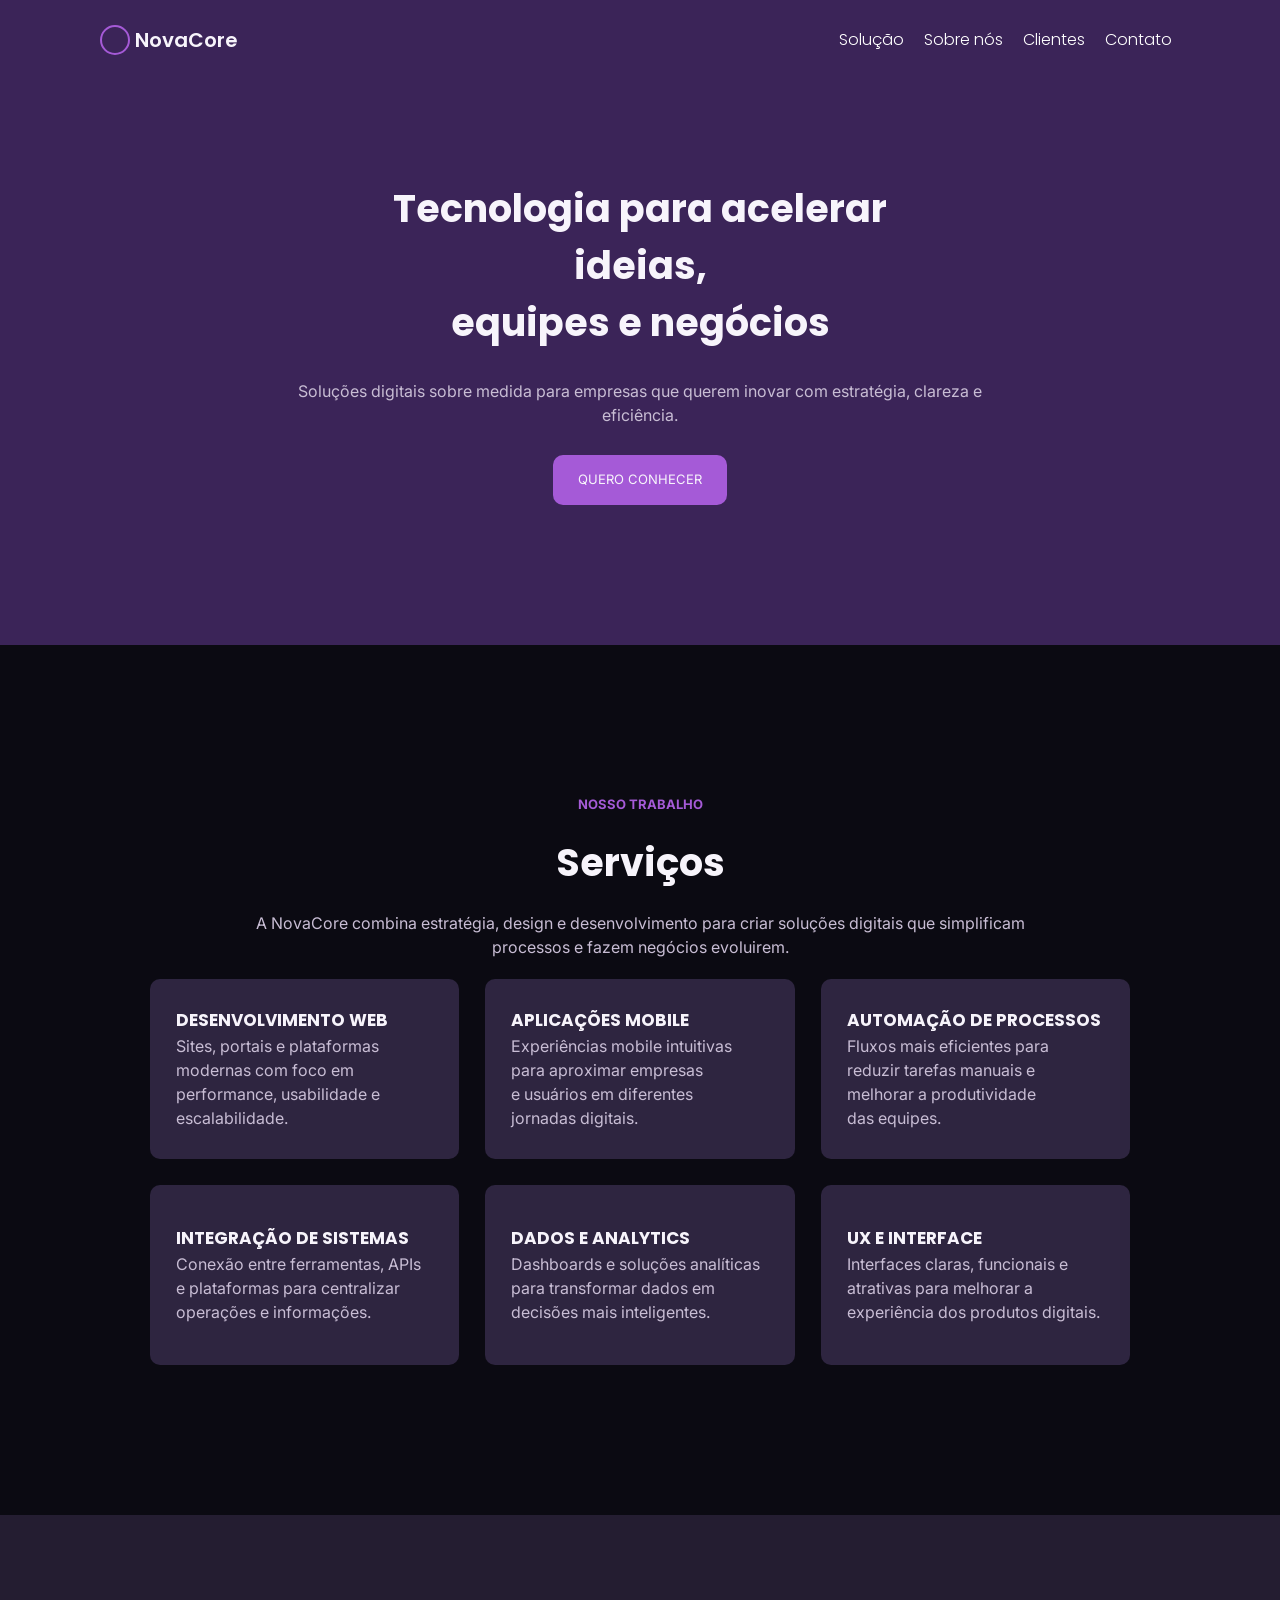
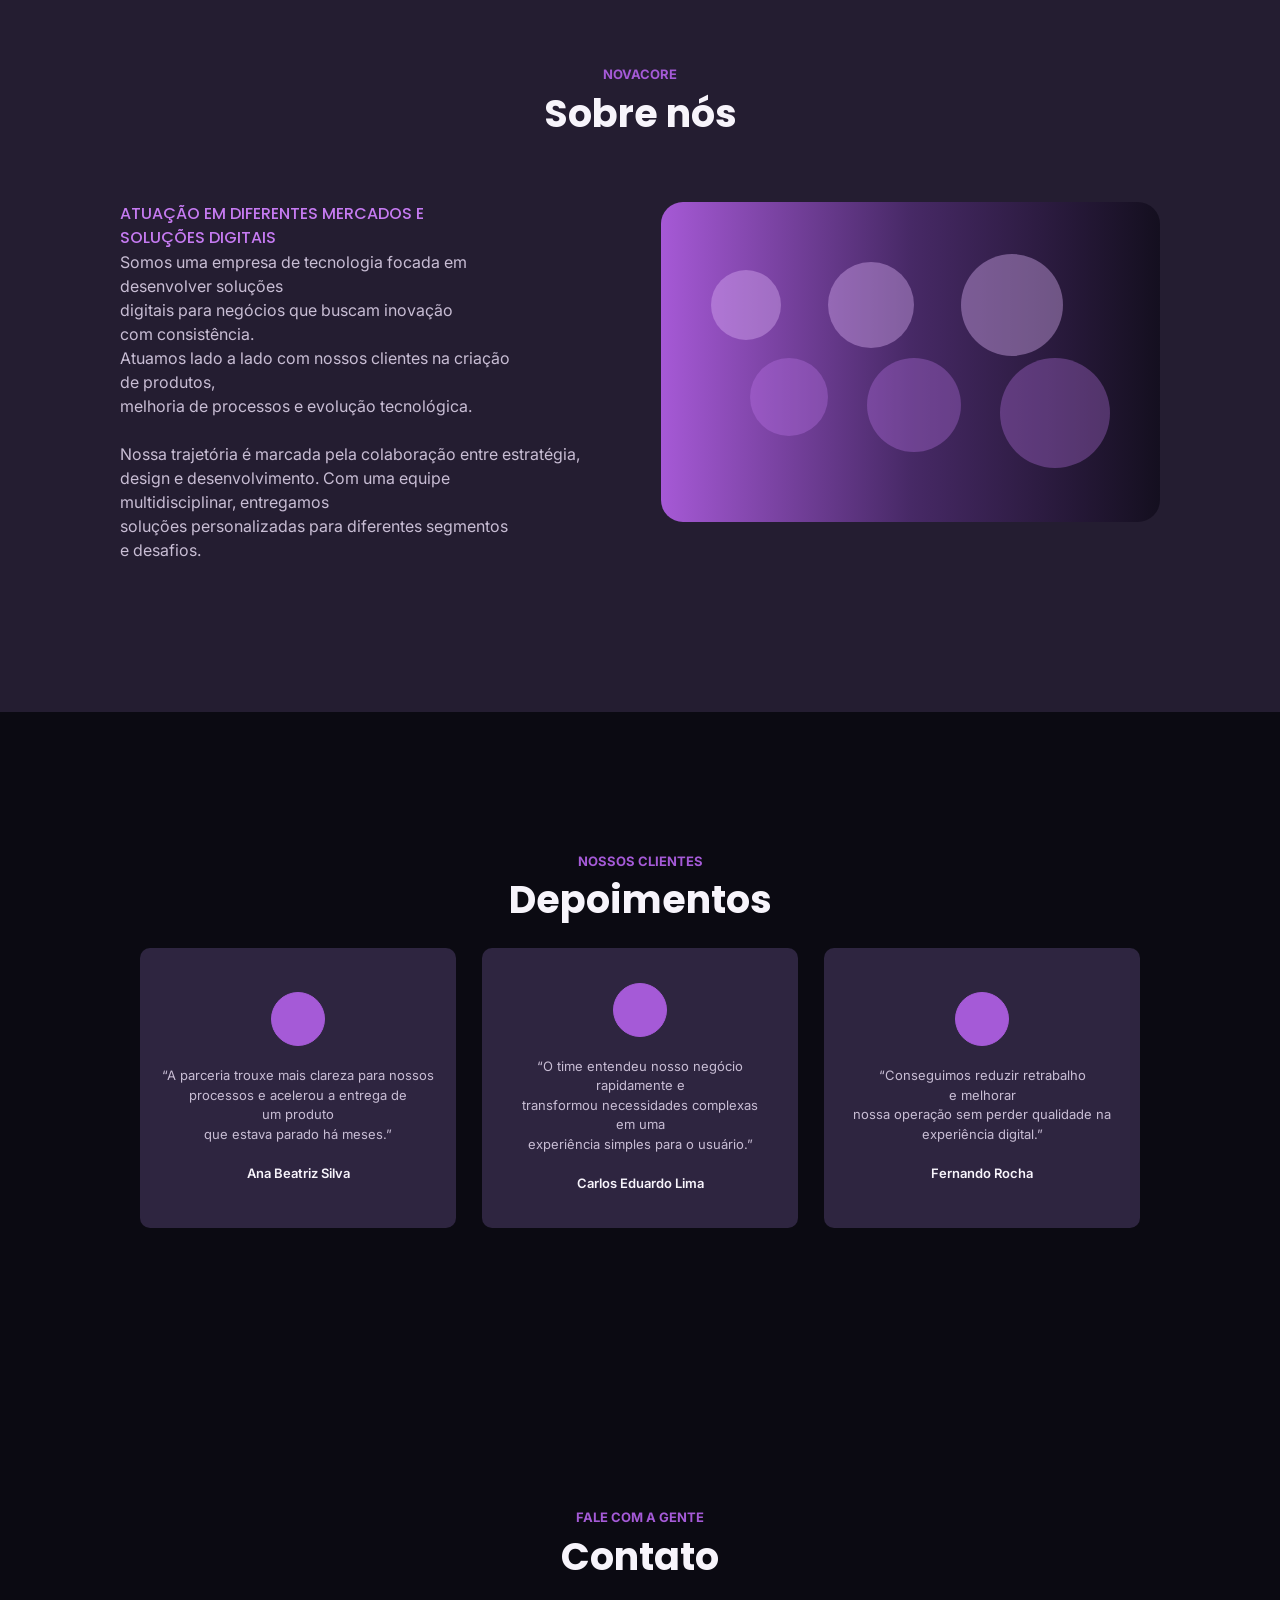
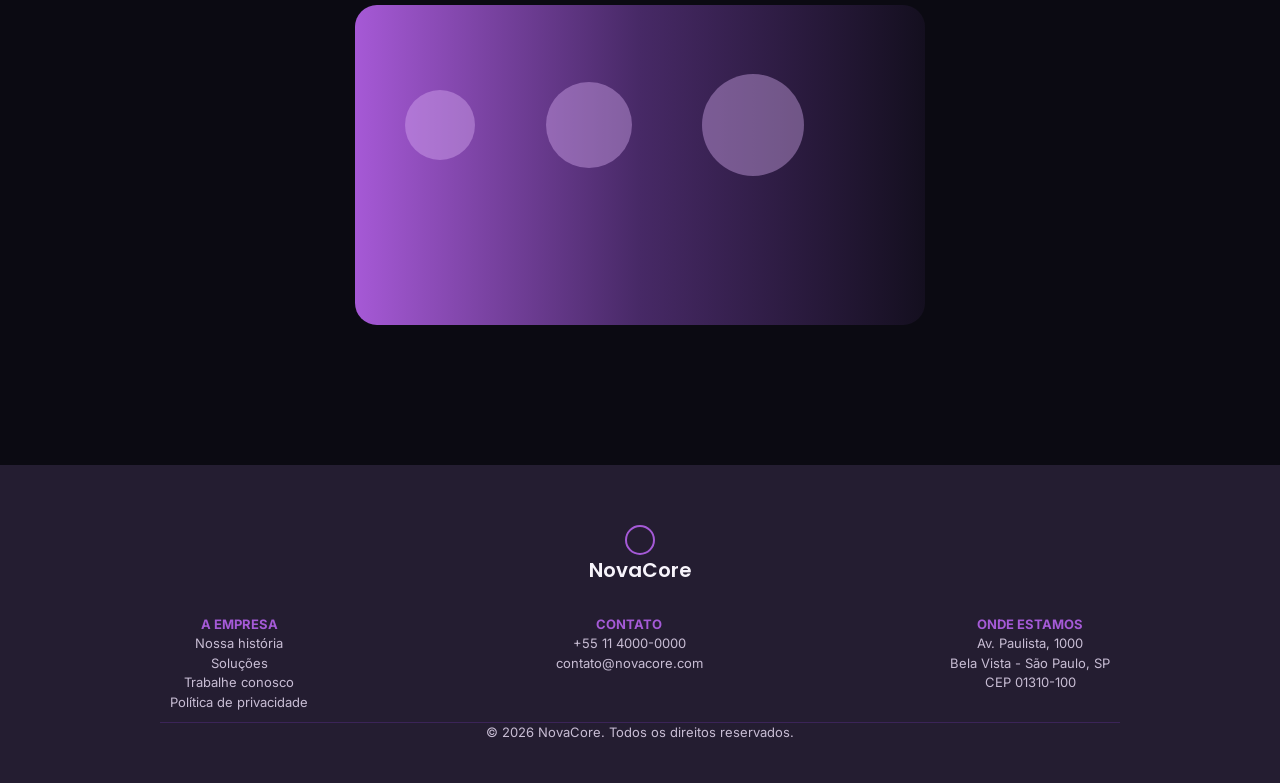
<file: index.html>
<!DOCTYPE html>
<html lang="pt-br">
<head>
    <meta charset="UTF-8">
    <meta name="viewport" content="width=device-width, initial-scale=1.0">
    <link rel="stylesheet" href="reset.css">
    <link rel="stylesheet" href="style.css">
    <title>Layout</title>
</head>
<body>
    <header class="header">
        <div class="marca">
            <div class="logo"></div>
            <a href="#inicio">NovaCore</a>
        </div>
        <nav>
            <a href="#servicos">Solução</a>
            <a href="#sobre">Sobre nós</a>
            <a href="#depoimentos">Clientes</a>
            <a href="#contato">Contato</a>
        </nav>
    </header>
    
    <main>
        
        <section id="inicio">
            <h1>Tecnologia para acelerar <br/> ideias, <br/> equipes e negócios</h1>
            <p>Soluções digitais sobre medida para empresas que querem inovar com estratégia, clareza e <br/> eficiência.</p>
            <a href="#sobre">QUERO CONHECER</a>
        </section>
        
        <section id="servicos">
            <h3>NOSSO TRABALHO</h3>
            <h1>Serviços</h1>
            <p>A NovaCore combina estratégia, design e desenvolvimento para criar soluções digitais que simplificam <br/> processos e fazem negócios evoluirem.</p>
            
            <div class="container">
                <div class="box">
                    <h2>DESENVOLVIMENTO WEB</h2>
                    <p>Sites, portais e plataformas modernas com foco em performance, usabilidade e escalabilidade.</p>
                </div>
                
                <div class="box">
                    <h2>APLICAÇÕES MOBILE</h2>
                    <p>Experiências mobile intuitivas para aproximar empresas e usuários em diferentes jornadas digitais.</p>
                </div>
                
                <div class="box">
                    <h2>AUTOMAÇÃO DE PROCESSOS</h2>
                    <p>Fluxos mais eficientes para reduzir tarefas manuais e melhorar a produtividade das equipes.</p>
                </div>
                
                <div class="box">
                    <h2>INTEGRAÇÃO DE SISTEMAS</h2>
                    <p>Conexão entre ferramentas, APIs e plataformas para centralizar operações e informações.</p>
                </div>
                
                <div class="box">
                    <h2>DADOS E ANALYTICS</h2>
                    <p>Dashboards e soluções analíticas para transformar dados em decisões mais inteligentes.</p>
                </div>
                
                <div class="box">
                    <h2>UX E INTERFACE</h2>
                    <p>Interfaces claras, funcionais e atrativas para melhorar a experiência dos produtos digitais.</p>
                </div>
            </div>
            
        </section>
        
        <section id="sobre">
            <div class="titulo">
                <h3>NOVACORE</h3>
                <h1>Sobre nós</h1>
            </div>
            <div class="texto_imagem">
                <div class="texto">
                    <span>ATUAÇÃO EM DIFERENTES MERCADOS E <br/> SOLUÇÕES DIGITAIS</span>
                    <p>Somos uma empresa de tecnologia focada em desenvolver soluções <br/> digitais para negócios que buscam inovação com consistência.<br/>Atuamos lado a lado com nossos clientes na criação de produtos, <br/> melhoria de processos e evolução tecnológica.</p>
                    <br/>
                    <p>Nossa trajetória é marcada pela colaboração entre estratégia, <br/>design e desenvolvimento. Com uma equipe multidisciplinar, entregamos <br/>soluções personalizadas para diferentes segmentos e desafios.</p>
                </div>
                
                <div class="fundo_imagem">
                    <div class="circulo_p "></div>
                    <div class="circulo_m "></div>
                    <div class="circulo_g "></div>
                    <div class="circulo_pb "></div>
                    <div class="circulo_mb "></div>
                    <div class="circulo_gb "></div>
                </div>
            </div>
        </section>
        
        <section id="depoimentos">
            <div class="titulo">
                <h3>NOSSOS CLIENTES</h3>
                <h1>Depoimentos</h1>
            </div>
            
            <div class="container">
                <div class="box ">
                    <div class="foto"></div>
                    <p>“A parceria trouxe mais clareza para nossos <br/> processos e acelerou a entrega de um produto <br/> que estava parado há meses.”</p>
                    <span>Ana Beatriz Silva</span>
                </div>
                <div class="box ">
                    <div class="foto"></div>
                    <p>“O time entendeu nosso negócio rapidamente e<br/> transformou necessidades complexas em uma <br/> experiência simples para o usuário.”</p>
                    <span>Carlos Eduardo Lima</span>
                </div>
                <div class="box ">
                    <div class="foto"></div>
                    <p>“Conseguimos reduzir retrabalho e melhorar <br/> nossa operação sem perder qualidade na <br/> experiência digital.”</p>
                    <span>Fernando Rocha</span>
                </div>
            </div>
        </section>
        
        <section id="contato">
            <div class="titulo">
                <h3>FALE COM A GENTE</h3>
                <h1>Contato</h1>
            </div>
            
            <div class="fundo_imagem">
                <div class="circulo_ppp "></div>
                <div class="circulo_pp "></div>
                <div class="circulo_p "></div>
                <div class="circulo_mmm "></div>
                <div class="circulo_mm "></div>
                <div class="circulo_m "></div>
                <div class="circulo_g "></div>
                
            </div>
        </section>
    </main>
    
    <footer class="footer">
        <div class="marca">
            <div class="logo"></div>
            <h4>NovaCore</h4>
        </div>
        
        <div class="container">
            <div class="empresa">
                <h3>A EMPRESA</h3>
                <p>Nossa história</p>
                <p>Soluções</p>
                <p>Trabalhe conosco</p>
                <p>Política de privacidade</p>
                
            </div>
            <div class="contato">
                <h3>CONTATO</h3>
                <p>+55 11 4000-0000</p>
                <p>contato@novacore.com</p>
                
            </div>
            <div class="local">
                <h3>ONDE ESTAMOS</h3>
                <p>Av. Paulista, 1000</p>
                <p>Bela Vista - São Paulo, SP</p>
                <p>CEP 01310-100</p>
                
            </div>
        </div>
        
        <div class="final">
            <p>© 2026 NovaCore. Todos os direitos reservados.</p>
        </div>
    </footer>
    
</body>
</html>
</file>
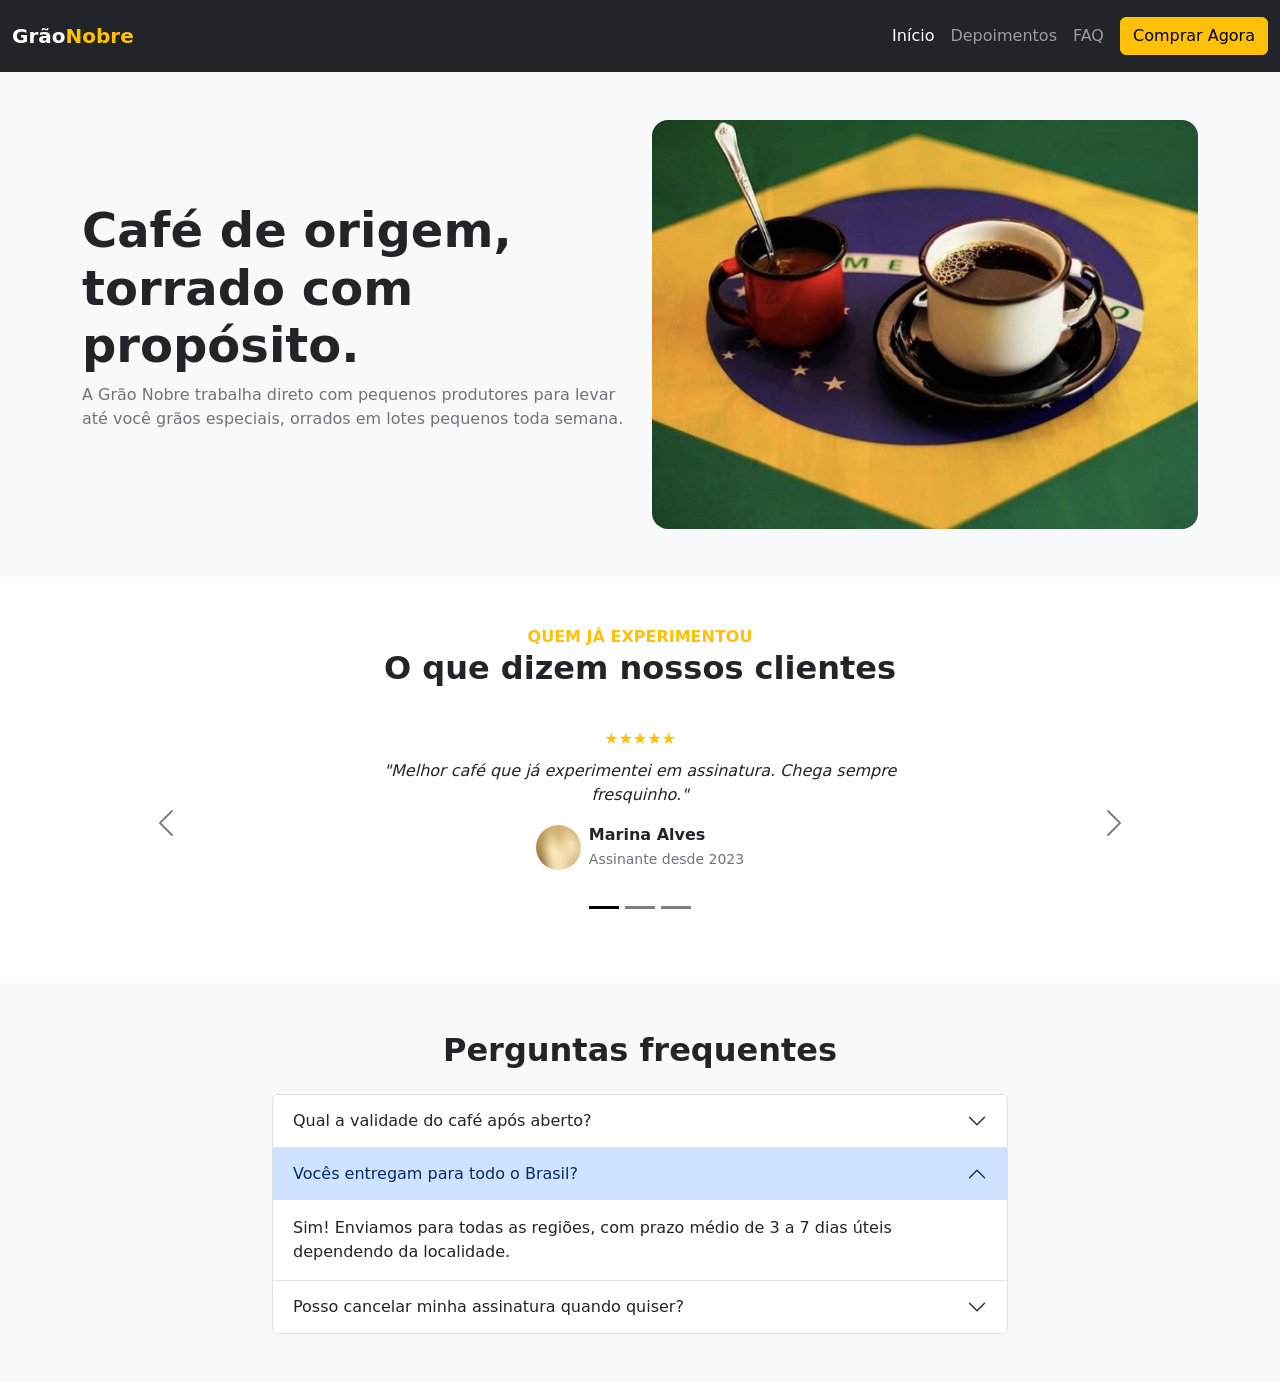
<file: Atividade-2/cafe.html>
<!DOCTYPE html>
<html lang="pt-br">
<head>
    <meta charset="UTF-8">
    <meta name="viewport" content="width=device-width, initial-scale=1.0">
    <link href="https://cdn.jsdelivr.net/npm/bootstrap@5.3.8/dist/css/bootstrap.min.css" rel="stylesheet"
        integrity="sha384-sRIl4kxILFvY47J16cr9ZwB07vP4J8+LH7qKQnuqkuIAvNWLzeN8tE5YBujZqJLB" crossorigin="anonymous">
    <title>Café</title>
</head>
<body>
    <nav class="navbar navbar-expand-lg bg-dark navbar-dark">
        <div class="container-fluid">
            <a class="navbar-brand fw-bold" href="#">Grão<span class="text-warning">Nobre</span></a>
            <button class="navbar-toggler" type="button" data-bs-toggle="collapse" data-bs-target="#navbarText"
                aria-controls="navbarText" aria-expanded="false" aria-label="Toggle navigation">
                <span class="navbar-toggler-icon"></span>
            </button>

            <div class="collapse navbar-collapse" id="navbarText">
                <ul class="navbar-nav ms-auto p-2">
                    <li class="nav-item">
                        <a class="nav-link active" aria-current="page" href="#inicio">Início</a>
                    </li>
                    <li class="nav-item">
                        <a class="nav-link" href="#depoimentos">Depoimentos</a>
                    </li>
                    <li class="nav-item">
                        <a class="nav-link" href="#faq">FAQ</a>
                    </li>
                </ul>

                <!-- Button trigger modal -->
                <button type="button" class="btn btn-warning" data-bs-toggle="modal" data-bs-target="#exampleModal">
                    Comprar Agora
                </button>
                
                <!-- Modal -->
                <div class="modal fade" id="exampleModal" tabindex="-1" aria-labelledby="exampleModalLabel" aria-hidden="true">
                    <div class="modal-dialog">
                        <div class="modal-content">
                            <div class="modal-header">
                                <h1 class="modal-title fs-5" id="exampleModalLabel">Faça seu pedido:</h1>
                                <button type="button" class="btn-close" data-bs-dismiss="modal" aria-label="Close"></button>
                            </div>
                            <div class="modal-body">
                                <p>Kit de degustação <br> 1 pacote de 250g <br> 5 pacotes de 250g</p>
                            </div>
                            <div class="modal-footer">
                                <button type="button" class="btn btn-warning">Ir para o carrinho</button>
                            </div>
                        </div>
                    </div>
                </div>

            </div>
        </div>
    </nav>

    <!-- INÍCIO -->
    <section id="inicio" class="bg-light py-5">
        <div class="container">
            <div class="row align-items-center g-4">
                <div class="col-md-6">
                    <h1 class="fw-bold display-5">
                        Café de origem,<br>torrado com propósito.
                    </h1>
                    <p class="text-secondary">
                        A Grão Nobre trabalha direto com pequenos produtores para levar até você grãos especiais, orrados em lotes pequenos toda semana.
                    </p>
                </div>

                <div class="col-md-6">
                    <img src="./img_hero.jpg" alt="Xícaras de café sobre bandeira do Brasil" class="rounded-4 img-fluid w-100">
                </div>
            </div>
        </div>
    </section>


    <!-- DEPOIMENTOS -->
    <section id="depoimentos" class="py-5">
        <div class="container text-center">
            <p class="text-uppercase fw-bold text-warning mb-0">
                Quem já experimentou
            </p>
            <h2 class="fw-bold mb-4">
                O que dizem nossos clientes
            </h2>

            <div id="carouselExampleCaptions"
                class="carousel slide carousel-dark">
                <div class="carousel-indicators">
                    <button type="button" data-bs-target="#carouselExampleCaptions" data-bs-slide-to="0" class="active" aria-current="true" aria-label="Slide 1">
                    </button>
                    <button type="button" data-bs-target="#carouselExampleCaptions" data-bs-slide-to="1" aria-label="Slide 2">
                    </button>
                    <button type="button" data-bs-target="#carouselExampleCaptions" data-bs-slide-to="2" aria-label="Slide 3">
                    </button>
                </div>

                <div class="carousel-inner pb-5">
                    <div class="carousel-item active">
                        <div class="col-md-6 mx-auto py-3">
                            <p class="text-warning mb-2">
                                ★★★★★
                            </p>
                            <p class="fst-italic">
                                "Melhor café que já experimentei em assinatura. Chega sempre fresquinho."
                            </p>

                            <div class="d-flex justify-content-center align-items-center gap-2">
                                <img src="./img_user.jpg" class="rounded-circle" width="45" height="45" alt="Marina Alves">

                                <div class="text-start">
                                    <p class="fw-bold mb-0">
                                        Marina Alves
                                    </p>
                                    <small class="text-secondary">
                                        Assinante desde 2023
                                    </small>
                                </div>
                            </div>
                        </div>
                    </div>

                    <div class="carousel-item">
                        <div class="col-md-6 mx-auto py-3">
                            <p class="text-warning mb-2">
                                ★★★★★
                            </p>
                            <p class="fst-italic">
                                "Café excelente e sempre muito fresco. A qualidade realmente faz diferença."
                            </p>

                            <div class="d-flex justify-content-center align-items-center gap-2">
                                <img src="./img_user.jpg" class="rounded-circle" width="45" height="45" alt="Lucas Silva">

                                <div class="text-start">
                                    <p class="fw-bold mb-0">
                                        Lucas Silva
                                    </p>
                                    <small class="text-secondary">
                                        Assinante desde 2024
                                    </small>
                                </div>
                            </div>
                        </div>
                    </div>

                    <!-- DEPOIMENTO 3 -->
                    <div class="carousel-item">
                        <div class="col-md-6 mx-auto py-3">
                            <p class="text-warning mb-2">
                                ★★★★★
                            </p>
                            <p class="fst-italic">
                                "Adorei conhecer cafés de diferentes produtores. Recomendo muito!"
                            </p>

                            <div class="d-flex justify-content-center align-items-center gap-2">
                                <img src="./img_user.jpg" class="rounded-circl" width="45" height="45"  alt="Ana Souza">

                                <div class="text-start">
                                    <p class="fw-bold mb-0">
                                        Ana Souza
                                    </p>
                                    <small class="text-secondary">
                                        Assinante desde 2022
                                    </small>
                                </div>
                            </div>
                        </div>
                    </div>
                </div>

                <button class="carousel-control-prev" type="button" data-bs-target="#carouselExampleCaptions" data-bs-slide="prev">
                    <span class="carousel-control-prev-icon" aria-hidden="true">
                    </span>
                    <span class="visually-hidden">
                        Anterior
                    </span>
                </button>


                <button class="carousel-control-next" type="button" data-bs-target="#carouselExampleCaptions" data-bs-slide="next">
                    <span class="carousel-control-next-icon" aria-hidden="true">
                    </span>
                    <span class="visually-hidden">
                        Próximo
                    </span>
                </button>
            </div>
        </div>
    </section>


    <!-- FAQ -->
    <section id="faq" class="bg-light py-5">
        <div class="container">
            <h2 class="fw-bold text-center mb-4">
                Perguntas frequentes
            </h2>

            <div class="row justify-content-center">
                <div class="col-md-8">
                    <div class="accordion" id="accordionExample">
                        <div class="accordion-item">
                            <h2 class="accordion-header">
                                <button class="accordion-button collapsed" type="button" data-bs-toggle="collapse" data-bs-target="#collapseOne" aria-expanded="false" aria-controls="collapseOne">
                                    Qual a validade do café após aberto?
                                </button>
                            </h2>

                            <div id="collapseOne" class="accordion-collapse collapse" data-bs-parent="#accordionExample">

                                <div class="accordion-body">
                                    Para preservar o aroma e o sabor, recomendamos consumir o café em até 30 dias após a abertura.
                                </div>
                            </div>
                        </div>

                        <div class="accordion-item">
                            <h2 class="accordion-header">
                                <button class="accordion-button" type="button" data-bs-toggle="collapse" data-bs-target="#collapseTwo" aria-expanded="true" aria-controls="collapseTwo">
                                    Vocês entregam para todo o Brasil?
                                </button>
                            </h2>

                            <div id="collapseTwo" class="accordion-collapse collapse show" data-bs-parent="#accordionExample">
                                <div class="accordion-body">
                                    Sim! Enviamos para todas as regiões, com prazo médio de 3 a 7 dias úteis dependendo da localidade.
                                </div>
                            </div>
                        </div>

                        <div class="accordion-item">
                            <h2 class="accordion-header">
                                <button class="accordion-button collapsed" type="button" data-bs-toggle="collapse" data-bs-target="#collapseThree" aria-expanded="false" aria-controls="collapseThree">
                                    Posso cancelar minha assinatura quando quiser?
                                </button>
                            </h2>

                            <div id="collapseThree" class="accordion-collapse collapse" -bs-parent="#accordionExample">
                                <div class="accordion-body">
                                    Sim! Você pode cancelar sua assinatura quando desejar, sem multa ou fidelidade.
                                </div>
                            </div>
                        </div>
                    </div>
                </div>
            </div>
        </div>
    </section>

    <script src="https://cdn.jsdelivr.net/npm/bootstrap@5.3.8/dist/js/bootstrap.bundle.min.js"
        integrity="sha384-FKyoEForCGlyvwx9Hj09JcYn3nv7wiPVlz7YYwJrWVcXK/BmnVDxM+D2scQbITxI"
        crossorigin="anonymous"></script>
</body>
</html>
</file>
<file: style.css>
@import url('https://fonts.googleapis.com/css2?family=Inter:ital,opsz,wght@0,14..32,100..900;1,14..32,100..900&family=Poppins:ital,wght@0,100;0,200;0,300;0,400;0,500;0,600;0,700;0,800;0,900;1,100;1,200;1,300;1,400;1,500;1,600;1,700;1,800;1,900&display=swap');

:root {
    --font-family-titulo: 'Poppins', sans-serif;
    --font-family-corpo: 'Inter', sans-serif;
    --fundo-roxo-claro: #3B2458;
    --fundo-roxo-escuro:#241D31;
    --fundo-preto: #0B0A12;
    --fundo-caixas: #2E2540;
    --circulo: #A55AD7;
    --letras-principais: #F7F4FB;
    --letras-secundario: #C8BDD4;
    --letras-terciario: #A55AD7;
    --cor-circulo-claro: rgba(220, 178, 245, 0.397);
    --cor-circulo-escuro: rgba(197, 122, 241, 0.308);
}

h1 {
    font-family: var(--font-family-titulo);
    color: var(--letras-principais);
    font-size: 38px;
}

h2{
    color: var(--letras-principais);
    font-size: 17px;
    font-family: var(--font-family-titulo);
    font-weight: bold;
}

h3 {
    color: var(--letras-terciario);
    font-family: var(--font-family-corpo);
    font-size: 13px;
}

p {
    font-family: var(--font-family-corpo);
    color: var(--letras-secundario);
    font-size: 16px;
}
.header{
    display: flex;
    justify-content: space-between;
    align-items: center;
    padding: 0 100px;
    width: 100%;
    position: fixed;
    z-index: 1000;
    background-color: var(--fundo-roxo-claro);
    font-family: var(--font-family-titulo);
    height: 80px;
    
    .marca {
        display: flex;
        align-items: center;
        gap: 5px;
        
        a{
            background-color: var(--fundo-roxo-claro);
            color: var(--letras-principais);
            border: none;
            font-weight: 600;
            font-size: 20px;
            cursor: pointer;
            text-decoration: none;
        }
        
    }
    
    nav a{
        color: white;
        font-weight: 300;
        text-decoration: none;
        padding: 0 8px;
    }
}

.logo {
    border: 2px solid var(--circulo);
    border-radius: 50%;
    height: 30px;
    width: 30px;
}

main {
    padding-top: 80px;
}

#inicio {
    background-color: var(--fundo-roxo-claro);
    padding: 100px 140px 140px 140px;
    display: flex;
    flex-direction: column;
    justify-content: center;
    align-items: center;   
    text-align: center;
    gap: 28px;
    
    a{
        font-family: var(--font-family-corpo);
        color: var(--letras-principais);
        background-color: var(--letras-terciario);
        padding: 15px 25px;
        border-radius: 10px;
        border: none;
        font-size: small;
        text-decoration: none;
    }
}

#servicos {
    display: flex;
    flex-direction: column;
    text-align: center;
    justify-content: center;
    padding: 150px;
    gap: 20px;
    background-color: var(--fundo-preto);
    
    
    .box {
        height: 180px;
        padding: 28px 26px;
        display: flex;
        flex-direction: column;
        justify-content: center;
        text-align: left;
        background-color: var(--fundo-caixas);
        border-radius: 10px;
    }
    
    .container {
        padding: auto;
        display: grid;
        grid-template-columns: repeat(3,1fr);
        gap: 26px;
    }
}


.titulo {
    gap: 12px;
}

#sobre {
    display: flex;
    flex-direction: column;
    text-align: center;
    justify-content: center;
    gap: 60px;
    background-color: var(--fundo-roxo-escuro);
    padding: 150px 120px 150px 120px;
    
    
    
    span{
        color: #C57AF1;
        font-family: var(--font-family-titulo);
        font-weight: 500;
    }
    
    .texto_imagem{
        display: flex;
        gap: 80px;
        text-align: left;
        justify-content: center;
        
        
        .fundo_imagem {
            display: grid;
            grid-template-areas:
            "a b c"
            "d e f";
            width: 570px;
            height: 320px;
            border-radius: 22px;
            padding: 50px;
            background-image: linear-gradient(to right,#A659D6, #472966,#140F1F );
        }
        
        .circulo_p {
            grid-area: a;
            align-self: center;
            justify-self: left;
            border: none;
            border-radius: 50%;
            height: 70px;
            width: 70px;
            background-color: var(--cor-circulo-claro);
        }
        .circulo_m {
            grid-area: b;
            align-self: center;
            justify-self: left;
            border: none;
            border-radius: 50%;
            height: 86px;
            width: 86px;
            background-color: var(--cor-circulo-claro);
        }
        .circulo_g {
            grid-area: c;
            align-self: center;
            justify-self: left;
            border: none;
            border-radius: 50%;
            height: 102px;
            width: 102px;
            background-color: var(--cor-circulo-claro);
        }
        
        .circulo_pb {
            grid-area: d;
            align-self: start;
            justify-self: right;
            border: none;
            border-radius: 50%;
            height: 78px;
            width: 78px;
            background-color: var(--cor-circulo-escuro);
        }
        
        .circulo_mb {
            grid-area: e;
            align-self: start;
            justify-self: right;
            border: none;
            border-radius: 50%;
            height: 94px;
            width: 94px;
            background-color: var(--cor-circulo-escuro);
        }
        .circulo_gb {
            grid-area: f;
            align-self: start;
            justify-self: end;
            border: none;
            border-radius: 50%;
            height: 110px;
            width: 110px;
            background-color: var(--cor-circulo-escuro);
        }
    }
    
}

#depoimentos {
    background-color: var(--fundo-preto);
    padding: 140px;
    display: flex;
    flex-direction: column;
    justify-content: center;
    align-items: center;
    text-align: center;
    gap: 20px;
    
    .foto {
        display: flex;
        justify-content: center;
        align-items: center;
        background-color: var(--letras-terciario);
        border: 1px solid var(--circulo);
        height: 54px;
        width: 54px;
        border-radius: 50px;
        grid-area: a;
    }
    
    p{
        font-size: 13px;
        grid-area: b;
    }
    
    span {
        color: var(--letras-principais);
        font-family: var(--font-family-corpo);
        font-weight: 600;
        font-size: 13px;
        grid-area: c;
    }
    
    .box {
        gap: 20px;
        height: 280px;
        padding: 20px 20px;
        display: flex;
        flex-direction: column;
        justify-content: center;
        align-items: center;
        text-align: center;
        background-color: var(--fundo-caixas);
        border-radius: 10px;
        grid-template-rows: 1fr, 1.5fr, 0.5fr;
        grid-template-areas:
        "a"
        "b"
        "c";
    }
    
    .container {
        padding: auto;
        display: grid;
        grid-template-columns: repeat(3,1fr);
        gap: 26px;
    }
}

footer{
    background-color: var(--fundo-roxo-escuro);
    display: flex;
    padding: 40px;
    flex-direction: column;
    justify-content: center;
    text-align: center;
    align-items: center;
    
    .marca{
        display: flex;
        flex-direction: column;
        justify-content: center;
        align-items: center;
        padding: 20px;
    }
    
    h4 {
        font-family: var(--font-family-titulo);
        color: var(--letras-principais);
        border: none;
        font-weight: 600;
        font-size: 20px;
        cursor: pointer;
        text-decoration: none;
    }
    
    .container{
        display: flex;
        width: 80%;
        grid-template-columns: repeat(3, 1fr);
        justify-content: space-between;
        padding: 10px;
    }
    
    p{
        font-size: 13px;
    }
    
    .final {
        width: 80%;
        border-top: 1px solid var(--fundo-roxo-claro);
    }
}

#contato {
    background-color: var(--fundo-preto);
    padding: 140px;
    display: flex;
    flex-direction: column;
    justify-content: center;
    align-items: center;
    text-align: center;
    gap: 20px;
    
    .fundo_imagem {
        display: grid;
        grid-template-areas:
        "a b c"
        "d e f";
        width: 570px;
        height: 320px;
        border-radius: 22px;
        padding: 50px;
        background-image: linear-gradient(to right,#A659D6, #472966,#140F1F );
    }
    
    .circulo_p {
        grid-area: a;
        align-self: center;
        justify-self: left;
        border: none;
        border-radius: 50%;
        height: 70px;
        width: 70px;
        background-color: var(--cor-circulo-claro);
    }
    .circulo_m {
        grid-area: b;
        align-self: center;
        justify-self: left;
        border: none;
        border-radius: 50%;
        height: 86px;
        width: 86px;
        background-color: var(--cor-circulo-claro);
    }
    .circulo_g {
        grid-area: c;
        align-self: center;
        justify-self: left;
        border: none;
        border-radius: 50%;
        height: 102px;
        width: 102px;
        background-color: var(--cor-circulo-claro);
    }
    
    .circulo_pb {
        grid-area: d;
        align-self: start;
        justify-self: right;
        border: none;
        border-radius: 50%;
        height: 78px;
        width: 78px;
        background-color: var(--cor-circulo-escuro);
    }
    
    .circulo_mb {
        grid-area: e;
        align-self: start;
        justify-self: right;
        border: none;
        border-radius: 50%;
        height: 94px;
        width: 94px;
        background-color: var(--cor-circulo-escuro);
    }
    .circulo_gb {
        grid-area: f;
        align-self: start;
        justify-self: end;
        border: none;
        border-radius: 50%;
        height: 110px;
        width: 110px;
        background-color: var(--cor-circulo-escuro);
    }
}
</file>
